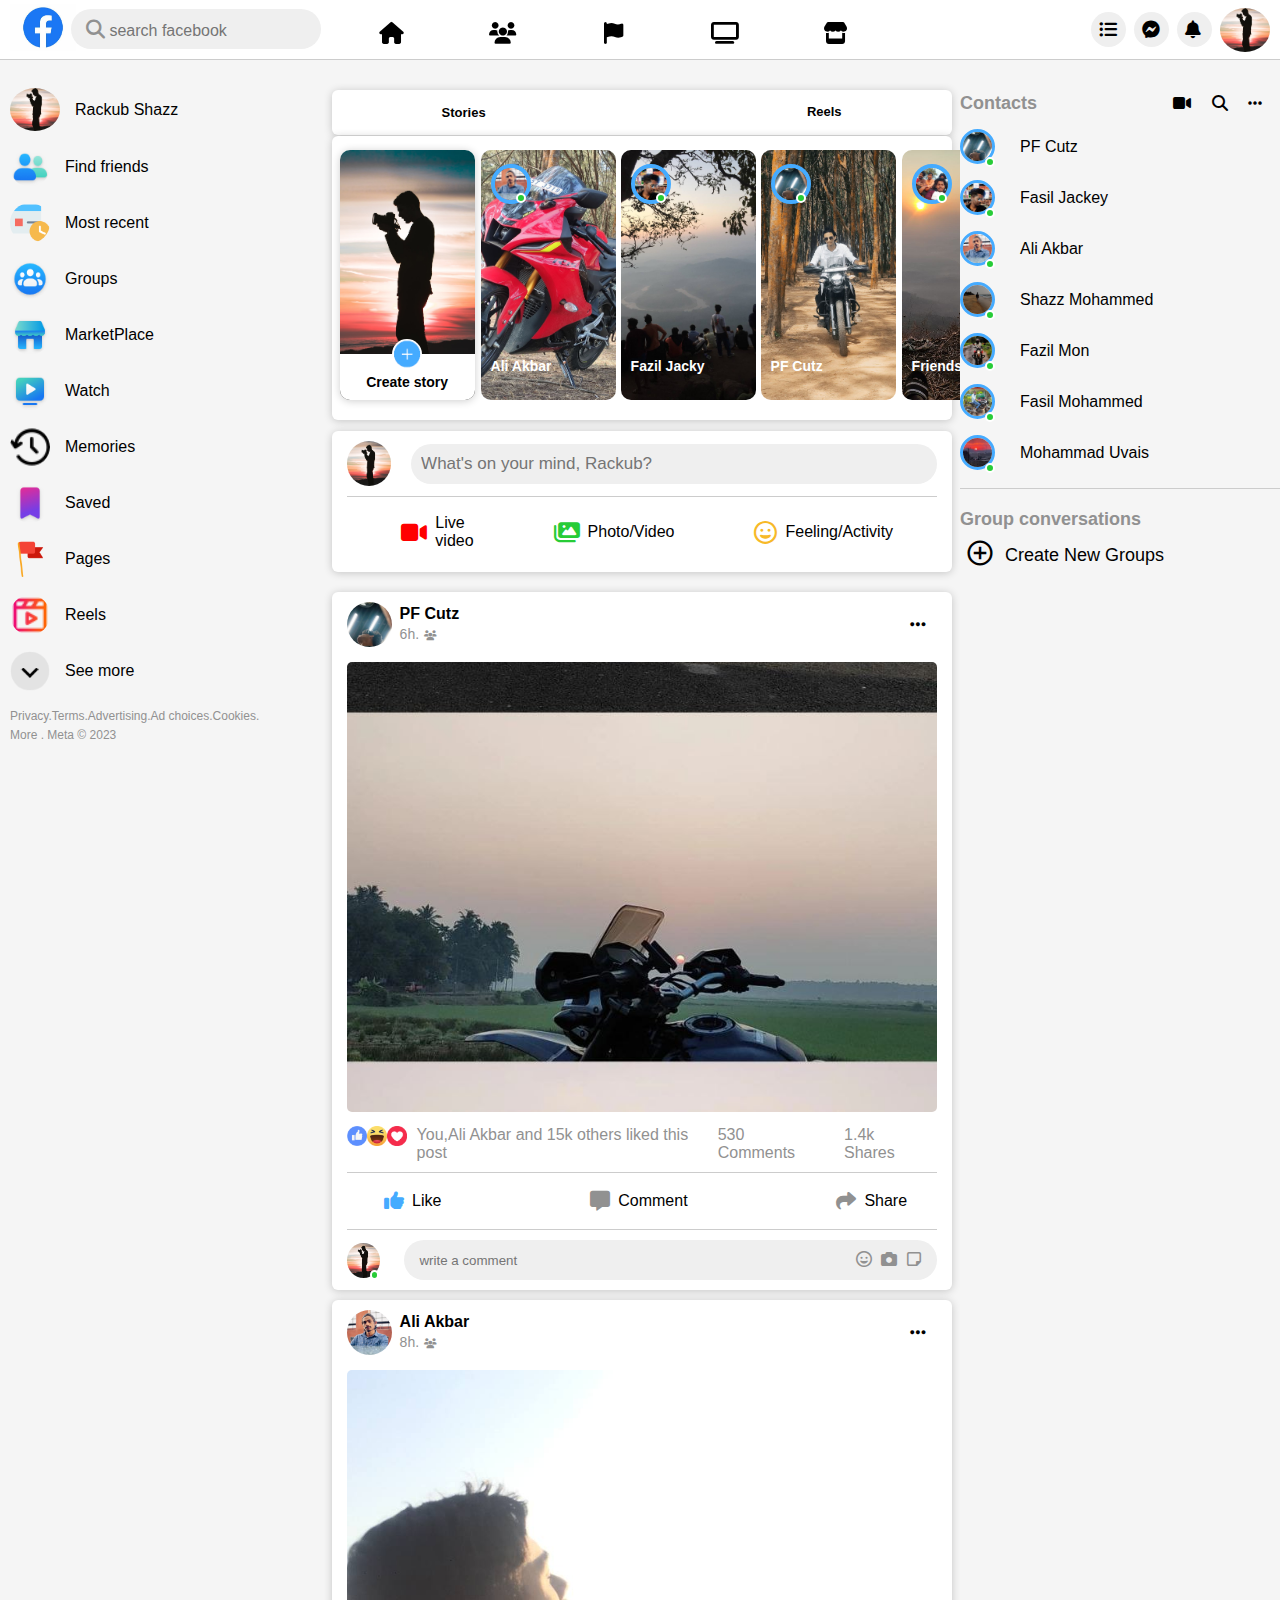
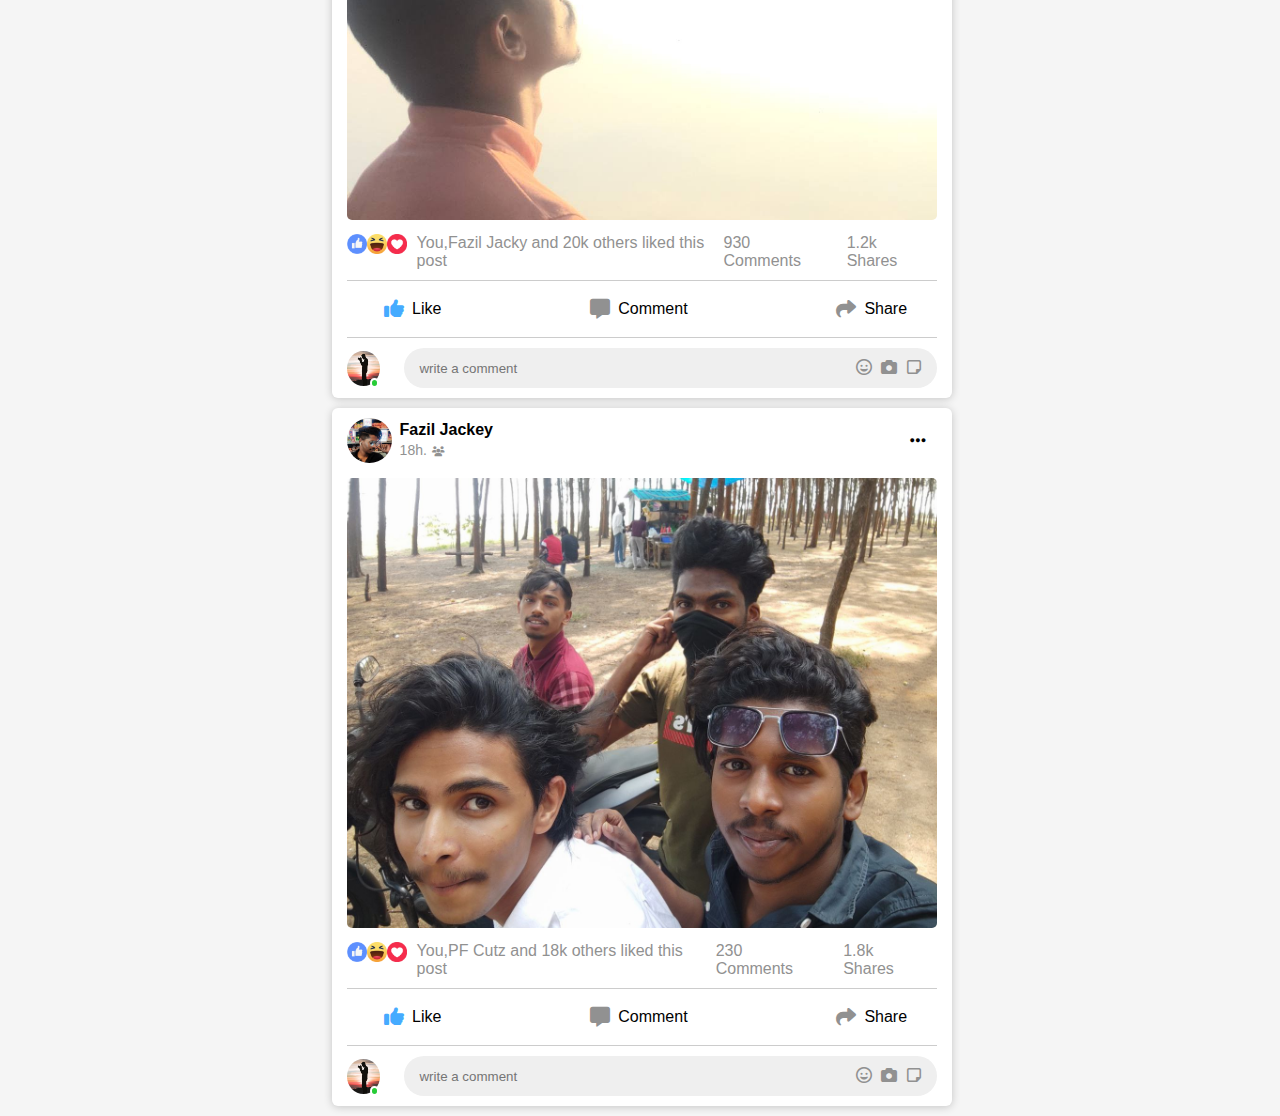
<file: Facebook-Project/index.html>
<!DOCTYPE html>
<html lang="en">

<head>
    <meta charset="UTF-8">
    <meta http-equiv="X-UA-Compatible" content="IE=edge">
    <meta name="viewport" content="width=device-width, initial-scale=1.0">
    <link rel="icon" href="images/fb logo site.png" type="image/icon">
    <link rel="stylesheet"
        href="https://fonts.googleapis.com/css2?family=Material+Symbols+Outlined:opsz,wght,FILL,GRAD@20..48,100..700,0..1,-50..200" />
    <link rel="stylesheet" href="style.css" type="text/css">
    <link rel="stylesheet" href="https://cdnjs.cloudflare.com/ajax/libs/font-awesome/6.3.0/css/all.min.css">
    <title>Facebook</title>
</head>

<body>
    <nav>
        <div class="left">
            <div class="logo">
                <img src="images/OIP.jpg" alt="">
            </div>

            <div class="search-bar">

                <i class="fa-sharp fa-solid fa-magnifying-glass"></i>
                <input type="text" placeholder="search facebook">
            </div>
        </div>
        <div class="center">
            <i class="fa-solid fa-house"></i>
            <i class="fa-solid fa-users"></i>
            <i class="fa-solid fa-flag"></i>
            <i class="fa-solid fa-tv"></i>
            <i class="fa-solid fa-store"></i>
            <i class="fa-solid fa-pages"></i>

        </div>
        <div class="right">
            <i class="fa-solid fa-list-ul"></i>
            <i class="fa-brands fa-facebook-messenger"></i>
            <i class="fa-solid fa-bell"></i>
            <img style="width: 50px;" src="images/profile.png" alt="">

        </div>

    </nav>
    <div class="main">
        <div class="left">
            <div class="img">
                <img style="width: 50px;border-radius: 50% ;height: 43px;"" src=" images/profile.png">
                <p>Rackub Shazz</p>
            </div>

            <div class="img">
                <img src="image/friend.png">
                <p>Find friends</p>
            </div>

            <div class="img">
                <img src="image/most-recent (1).png">
                <p>Most recent</p>
            </div>

            <div class="img">
                <img src="image/group.png">
                <p>Groups</p>
            </div>

            <div class="img">
                <img src="image/marketplace.png">
                <p>MarketPlace</p>
            </div>

            <div class="img">
                <img src="image/watch.png">
                <p>Watch</p>
            </div>

            <div class="img">
                <img src="image/history.png">
                <p>Memories</p>
            </div>
            <div class="img">
                <img src="image/saved.png">
                <p>Saved</p>
            </div>
            <div class="img">
                <img src="image/fb pages.png">
                <p>Pages</p>
            </div>
            <div class="img">
                <img src="image/video.png">
                <p>Reels</p>
            </div>
            <div class="img">
                <img src="image/down_arrow.png">
                <p>See more</p>
            </div>
            <div class="privacy-notes">
                <div class="links">
                    <a href="index.html">Privacy. </a>

                    <a href="index.html">Terms. </a>
                    <a href="index.html">Advertising. </a>


                    <a href="index.html">Ad choices. </a>


                    <a href="index.html">Cookies.</a>
                </div>
                <div class="ad">
                    <p>More . Meta © 2023</p>
                </div>
            </div>
        </div>
        <div class="center">

            <div class="titles">
                <h3>Stories</h3>
                <h3 class="video">Reels</h3>
            </div>
            <div class="middle">
                <div class="top-box">
                    <div class="mystory">
                        <img src="images/profile.png" alt="">
                        <div class="story-upload">
                            <img src="image/upload.png" alt="">
                            <p class="story-tag">Create story</p>
                        </div>
                    </div>
                    <div class="story-card">
                        <img src="Dp/Story/AliStory.jpg">
                        <div class="story-profile">
                            <img src="Dp/Ali dp.jpg">
                            <div class="circle"></div>
                        </div>
                        <div class="profile-name">
                            <p class="name">Ali Akbar</p>
                        </div>

                    </div>
                    <div class="story-cardtwo">
                        <img src="Dp/Story/Fazi Story.jpg">
                        <div class="story-profile">
                            <img src="Dp/fasildp.jpg">
                            <div class="circle"></div>
                        </div>
                        <div class="profile-name">
                            <p class="name">Fazil Jacky</p>
                        </div>

                    </div>
                    <div class="story-cardthree">
                        <img src="Dp/Story/ShibiStory.jpg">
                        <div class="story-profile">
                            <img src="Dp/Shibi Dp.jpg">
                            <div class="circle"></div>
                        </div>
                        <div class="profile-name">
                            <p class="name">PF Cutz</p>
                        </div>

                    </div>
                    <div class="story-cardfour">
                        <img src="Dp/Story/Frineds Story.jpg">
                        <div class="story-profile">
                            <img src="Dp/frineds Dp.jpg">
                            <div class="circle"></div>
                        </div>
                        <div class="profile-name">
                            <p class="name">Friends</p>
                        </div>

                    </div>

                </div>

            </div>
            <div class="my-post">
                <div class="post-top">
                    <img src="images/profile.png">
                    <input type="text" placeholder="What's on your mind, Rackub?">

                </div>
                <hr>
                <div class="post-bottom">
                    <div class="post-icon">
                        <i class="fa-solid fa-video red"></i>
                        <p>Live video</p>
                    </div>
                    <div class="post-icon">
                        <i class="fa-solid fa-images green"></i>
                        <p>Photo/Video</p>
                    </div>
                    <div class="post-icon">
                        <i class="fa-regular fa-face-grin yellow"></i>
                        <p>Feeling/Activity</p>
                    </div>

                </div>
            </div>

            <!-------------Friends------------->
            <div class="friends-post">
                <div class="friends-post-top">
                    <div class="img-name">
                        <img src="Dp/Shibi Dp.jpg">
                        <div class="frnd-name">
                            <p class="frnds-name">
                                PF Cutz
                            </p>
                            <p class="time">6h.<i class="fa-solid fa-users"></i></p>
                        </div>
                    </div>
                    <div class="menu">
                        <i class="fa-solid fa-ellipsis"></i>
                    </div>
                </div>
                <img src="images/posts/Shibi post 1.jpg">
                <div class="info">
                    <div class="emoji">
                        <img src="image/like.png">
                        <img src="image/haha.png">
                        <img src="image/heart.png">
                        <p>You,Ali Akbar and 15k others liked this post</p>
                    </div>
                    <div class="comment">
                        <p>530 Comments</p>
                        <p>1.4k Shares</p>
                    </div>
                </div>
                <hr>
                <div class="like">
                    <div class="like-icon">
                        <i class="fa-solid fa-thumbs-up Activi"></i>
                        <p>Like</p>
                    </div>
                    <div class="like-icon">
                        <i class="fa-solid fa-message"></i>
                        <p>Comment</p>
                    </div>

                    <div class="like-icon">
                        <i class="fa-solid fa-share"></i>
                        <p>Share</p>
                    </div>


                </div>
                <hr>
                <div class="comment-wrapper">
                    <img src="images/profile.png">
                    <div class="circle"></div>
                    <div class="comment-search">
                        <input type="text" placeholder="write a comment">
                        <i class="fa-regular fa-face-grin"></i>
                        <i class="fa-sharp fa-solid fa-camera"></i>
                        <i class="fa-regular fa-note-sticky"></i>
                    </div>
                </div>
            </div>

            <!------Ali------------>

            <div class="friends-post">
                <div class="friends-post-top">
                    <div class="img-name">
                        <img src="Dp/Ali dp.jpg">
                        <div class="frnd-name">
                            <p class="frnds-name">
                                Ali Akbar
                            </p>
                            <p class="time">8h.<i class="fa-solid fa-users"></i></p>
                        </div>
                    </div>
                    <div class="menu">
                        <i class="fa-solid fa-ellipsis"></i>
                    </div>
                </div>
                <img src="images/posts/V3post.jpg">
                <div class="info">
                    <div class="emoji">
                        <img src="image/like.png">
                        <img src="image/haha.png">
                        <img src="image/heart.png">
                        <p>You,Fazil Jacky and 20k others liked this post</p>
                    </div>
                    <div class="comment">
                        <p>930 Comments</p>
                        <p>1.2k Shares</p>
                    </div>
                </div>
                <hr>
                <div class="like">
                    <div class="like-icon">
                        <i class="fa-solid fa-thumbs-up Activi"></i>
                        <p>Like</p>
                    </div>
                    <div class="like-icon">
                        <i class="fa-solid fa-message"></i>
                        <p>Comment</p>
                    </div>

                    <div class="like-icon">
                        <i class="fa-solid fa-share"></i>
                        <p>Share</p>
                    </div>


                </div>
                <hr>
                <div class="comment-wrapper">
                    <img src="images/profile.png">
                    <div class="circle"></div>
                    <div class="comment-search">
                        <input type="text" placeholder="write a comment">
                        <i class="fa-regular fa-face-grin"></i>
                        <i class="fa-sharp fa-solid fa-camera"></i>
                        <i class="fa-regular fa-note-sticky"></i>
                    </div>
                </div>
            </div>


            <!------Fazil------->
            <div class="friends-post">
                <div class="friends-post-top">
                    <div class="img-name">
                        <img src="Dp/fasildp.jpg">
                        <div class="frnd-name">
                            <p class="frnds-name">
                                Fazil Jackey
                            </p>
                            <p class="time">18h.<i class="fa-solid fa-users"></i></p>
                        </div>
                    </div>
                    <div class="menu">
                        <i class="fa-solid fa-ellipsis"></i>
                    </div>
                </div>
                <img src="images/posts/Fazi post.jpg">
                <div class="info">
                    <div class="emoji">
                        <img src="image/like.png">
                        <img src="image/haha.png">
                        <img src="image/heart.png">
                        <p>You,PF Cutz and 18k others liked this post</p>
                    </div>
                    <div class="comment">
                        <p>230 Comments</p>
                        <p>1.8k Shares</p>
                    </div>
                </div>
                <hr>
                <div class="like">
                    <div class="like-icon">
                        <i class="fa-solid fa-thumbs-up Activi"></i>
                        <p>Like</p>
                    </div>
                    <div class="like-icon">
                        <i class="fa-solid fa-message"></i>
                        <p>Comment</p>
                    </div>

                    <div class="like-icon">
                        <i class="fa-solid fa-share"></i>
                        <p>Share</p>
                    </div>


                </div>
                <hr>
                <div class="comment-wrapper">
                    <img src="images/profile.png">
                    <div class="circle"></div>
                    <div class="comment-search">
                        <input type="text" placeholder="write a comment">
                        <i class="fa-regular fa-face-grin"></i>
                        <i class="fa-sharp fa-solid fa-camera"></i>
                        <i class="fa-regular fa-note-sticky"></i>
                    </div>
                </div>
            </div>
        </div>

        <div class="right">
            <div class="first-wrapper">
                <div class="contact-tag">
                    <h4>Contacts</h4>

                    <div class="contact-icon">
                        <i class="fa-solid fa-video"></i>
                        <i class="fa-sharp fa-solid fa-magnifying-glass"></i>
                        <i class="fa-solid fa-ellipsis"></i>

                    </div>
                </div>
                <div class="contact">
                    <img src="Dp/Shibi Dp.jpg">
                    <div class="circle"></div>
                    <p>PF Cutz</p>
                </div>
                <div class="contact">
                    <img src="Dp/fasildp.jpg">
                    <div class="circle"></div>
                    <p>Fasil Jackey</p>
                </div>
                <div class="contact">
                    <img src="Dp/Ali dp.jpg">
                    <div class="circle"></div>
                    <p>Ali Akbar</p>
                </div>
                <div class="contact">
                    <img src="Dp/Shazzdp.jpg">
                    <div class="circle"></div>
                    <p>Shazz Mohammed</p>
                </div>
                <div class="contact">
                    <img src="Dp/Mondp.jpg">
                    <div class="circle"></div>
                    <p>Fazil Mon</p>
                </div>
                <div class="contact">
                    <img src="Dp/FAzibck dp.jpg">
                    <div class="circle"></div>
                    <p>Fasil Mohammed</p>
                </div>
                <div class="contact">
                    <img src="Dp/uvais dp.jpg">
                    <div class="circle"></div>
                    <p>Mohammad Uvais</p>
                </div>


            </div>
            <hr>
            <div class="second-wrapper">
                <div class="create-group">
                    <h3>Group conversations</h3>
                </div>
                <div class="create-icon">
                    <span class="material-symbols-outlined">

                        add_circle

                        <p>Create New Groups</p>
                    </span>

                </div>
            </div>
        </div>

    </div>

</body>
<script>
    <link rel="stylesheet" href="https://cdnjs.cloudflare.com/ajax/libs/font-awesome/6.3.0/css/all.min.css" integrity="sha512-SzlrxWUlpfuzQ+pcUCosxcglQRNAq/DZjVsC0lE40xsADsfeQoEypE+enwcOiGjk/bSuGGKHEyjSoQ1zVisanQ==" crossorigin="anonymous" referrerpolicy="no-referrer" />
</script>

</html>
</file>
<file: Facebook-Project/style.css>
* {
    margin: 0;
    padding: 0;
    box-sizing: border-box;
    font-family: sans-serif;

}

nav {
    width: 100%;
    height: 60px;
    align-items: center;
    justify-content: space-between;
    position: fixed;
    display: flex;
    border-bottom: 1px solid #cccccc;
    z-index: 1000;
    background: #fff;
    top: 0;
}

nav .left .logo img {
    width: 66px;
    cursor: pointer;
}

nav .left {
    display: flex;
    align-items: center;
    justify-content: center;
    margin-left: 10px;
}

nav .left .search-bar {
    width: 250px;
    height: 40px;
    background: #efefef;
    border-radius: 25px;
    padding: 0 10px;
    margin-left: 10px;
    position: relative;
    left: -15px;
}

nav .left .search-bar i {
    line-height: 40px;
    font-size: 19px;
    color: #919191;
    margin-left: 5px;

}


nav .left .search-bar input {
    background: transparent;
    outline: none;
    border: 0;
    font-size: 16px;
    width: 200px;

}

nav .center {
    position: relative;
    margin-left: 90px;
    margin-top: 20px;
    width: 45%;
    display: grid;
    grid-template-columns: 1fr 1fr 1fr 1fr 1fr;
    margin: 5px auto;
    margin-top: 25px;
    margin-right: 15%;


}

nav .center i {
    margin: 0 20px 0 20px;
    font-size: 22px;
    cursor: pointer;

    display: flex;
    align-items: center;
    margin: 0 auto;
    padding: 7px 40px;
    cursor: pointer;


}



nav .center i:hover {
    color: blue;
    background: #e3e3e3;
    border-radius: 8px;
}

nav .right {
    display: flex;
    align-items: center;
    margin-right: 10px;

}

nav .right i {
    width: 35px;
    height: 35px;
    border-radius: 50%;
    background: #efefef;
    line-height: 35px;
    padding-left: 8px;
    font-size: 18px;
    margin-left: 8px;
    cursor: pointer;

}

nav .right img {
    width: 35px;
    height: 44px;
    object-fit: cover;
    object-position: center;
    border-radius: 50%;
    margin-left: 8px;
    line-height: 45px;
    cursor: pointer;

}






.main {
    display: flex;
    margin-top: 60px;
    background-color: #f5f5f5;
}

.main .left {
    width: 25%;
    height: 92vh;
    overflow: hidden;
    overflow-y: scroll;
    background: #f5f5f5;
    padding: 20px 6px 5px 10px;
    position: fixed;

}

.main .left::-webkit-scrollbar {
    width: 7px;
}

.main .left::-webkit-scrollbar-thumb {
    border-radius: 20px;
    background: #f5f5f5;
}

.main .left:hover::-webkit-scrollbar-thumb {
    background: #cccccc;
}

.main .left .img {
    display: flex;
    align-items: center;
    cursor: pointer;
    transition: 0.2s;
}

.main .left .img:hover {
    background: #e3e3e3;
}

.main .left .img img {
    width: 40px;
    height: 40px;
    object-fit: cover;
    object-position: center;
    border-radius: 50%;
    margin: 8px 15px 8px 0;
}

.main .left .privacy-notes {
    font-size: 12px;
    color: #919191;
    margin: 5px 0;
}

.main .left .privacy-notes .links {
    display: flex;
    align-items: center;

}

.main .left .privacy-notes .links a {
    text-decoration: none;
    font-size: 12px;
    color: #919191;
    margin: 5px 0;
}

.main .left .privacy-notes .links a:hover {
    text-decoration: underline;
}



.main .center {
    width: 50%;
    height: auto;
    padding: 20px 20px 0 0;
    background-color: #f5f5f5;
    margin-left: 22%;
}

.main .center .titles {
    width: 100%;
    height: auto;
    background-color: #fff;
    border-radius: 6px;
    padding: 10px 60px;
    box-shadow: 0 1px 8px rgba(0, 0, 0, 0.2);
    margin: 10px 50px;




}

.main .center .titles h3 {
    font-size: 13px;
    color: black;
    font-weight: 600;
    margin: 5px 0px;
    margin-left: 50px;
    cursor: pointer;




}

.main .center .titles h3:hover {
    color: blue;

}


.main .center .titles .video {
    color: black;
    font-size: 13px;
    float: right;
    font-weight: 600;
    position: relative;
    bottom: 26px;
    cursor: pointer;
    margin-right: 50px;



}

.main .center .titles .video :hover {
    color: blue;

}

.main .center::-webkit-scrollbar {
    width: 0;
}

.main .center .middle {
    width: 100%;
    height: auto;
    background-color: #fff;
    border-radius: 6px;
    padding: 10px 60px;
    box-shadow: 0 1px 8px rgba(0, 0, 0, 0.2);
    margin: -9px 50px;
}

.main .center .top-box {
    width: 600px;
    height: 260px;
    display: grid;
    grid-template-columns: 1fr 1fr 1fr 1fr 1fr;
    margin-left: 45px;


}

.main .center .top-box .mystory {
    width: 135px;
    height: 250px;
    overflow: hidden;
    margin: 0 -90px;
    box-shadow: 0 1px 8px rgba(0, 0, 0, 0.2);
    border-radius: 10px;
    margin-left: -97px;
    cursor: pointer;

}

.main .center .top-box .mystory img {
    width: 100%;
    height: 100%;
    object-fit: cover;
    object-position: center;

}

.main .center .top-box .mystory .story-upload {
    width: 100%;
    height: 60px;
    background: #fff;
    position: relative;
    bottom: 50px;
    cursor: pointer;
}

.main .center .top-box .mystory .story-upload img {
    width: 30px;
    height: 30px;
    display: flex;
    margin: 0 auto;
    position: relative;
    bottom: 15px;
    border-radius: 50%;


}

.main .center .top-box .mystory .story-upload .story-tag {
    display: flex;
    align-items: center;
    justify-content: center;
    position: relative;
    bottom: 10px;
    font-weight: bold;
    font-size: 14px;
}

.main .center .top-box .story-card {
    width: 135px;
    height: 250px;
    overflow: hidden;
    margin: 0 50px;
    box-shadow: 0 1px 8 px rgba(0, 0, 0, 0.2);
    border-radius: 10px;
    cursor: pointer;
    margin-right: 25px;
    margin-left: 44px;

}

.main .center .top-box .story-cardtwo {
    width: 135px;
    height: 250px;
    overflow: hidden;
    margin: 0 auto;
    box-shadow: 0 1px 8 px rgba(0, 0, 0, 0.2);
    border-radius: 10px;
    cursor: pointer;
    margin-right: 25px;
    margin-left: -20px;
}

.main .center .top-box .story-cardthree {
    width: 135px;
    height: 250px;
    overflow: hidden;
    margin: 0 auto;
    box-shadow: 0 1px 8 px rgba(0, 0, 0, 0.2);
    border-radius: 10px;
    cursor: pointer;
    margin-left: -20px;
    margin-right: 64px;

}

.main .center .top-box .story-cardfour {
    width: 135px;
    height: 250px;
    overflow: hidden;
    margin-left: -61px;
    box-shadow: 0 1px 8 px rgba(0, 0, 0, 0.2);
    border-radius: 10px;
    cursor: pointer;
    margin-right: 25px;
    margin-left: -58px;

}


.main .center .top-box .story-card img {
    width: 100%;
    height: 100%;
    object-fit: cover;
    object-position: center;

}

.main .center .top-box .story-cardtwo img {
    width: 100%;
    height: 100%;
    object-fit: cover;
    object-position: center;

}

.main .center .top-box .story-cardthree img {
    width: 100%;
    height: 100%;
    object-fit: cover;
    object-position: center;

}

.main .center .top-box .story-cardfour img {
    width: 100%;
    height: 100%;
    object-fit: cover;
    object-position: center;

}

.main .center .top-box .story-card .story-profile {
    position: relative;
    bottom: 240px;
    margin-left: 10px;
}

.main .center .top-box .story-cardtwo .story-profile {
    position: relative;
    bottom: 240px;
    margin-left: 10px;
}

.main .center .top-box .story-cardthree .story-profile {
    position: relative;
    bottom: 240px;
    margin-left: 10px;
}

.main .center .top-box .story-cardfour .story-profile {
    position: relative;
    bottom: 240px;
    margin-left: 10px;
}


.main .center .top-box .story-card .story-profile img {
    width: 40px;
    height: 40px;
    border-radius: 50%;
    border: 4px solid #45abff;

}

.main .center .top-box .story-cardtwo .story-profile img {
    width: 40px;
    height: 40px;
    border-radius: 50%;
    border: 4px solid #45abff;

}

.main .center .top-box .story-cardthree .story-profile img {
    width: 40px;
    height: 40px;
    border-radius: 50%;
    border: 4px solid #45abff;

}

.main .center .top-box .story-cardfour .story-profile img {
    width: 40px;
    height: 40px;
    border-radius: 50%;
    border: 4px solid #45abff;

}

.main .center .top-box .story-card .story-profile .circle {
    width: 10px;
    height: 10px;
    position: relative;
    border-radius: 50%;
    background: #27cc37;
    border: 2px solid #fff;
    bottom: 15px;
    left: 25px;
}

.main .center .top-box .story-cardtwo .story-profile .circle {
    width: 10px;
    height: 10px;
    position: relative;
    border-radius: 50%;
    background: #27cc37;
    border: 2px solid #fff;
    bottom: 15px;
    left: 25px;
}

.main .center .top-box .story-cardthree .story-profile .circle {
    width: 10px;
    height: 10px;
    position: relative;
    border-radius: 50%;
    background: #27cc37;
    border: 2px solid #fff;
    bottom: 15px;
    left: 25px;
}

.main .center .top-box .story-cardfour .story-profile .circle {
    width: 10px;
    height: 10px;
    position: relative;
    border-radius: 50%;
    background: #27cc37;
    border: 2px solid #fff;
    bottom: 15px;
    left: 25px;
}

.main .center .top-box .story-card .profile-name {
    position: relative;
    bottom: 100px;
    padding: 0 10px;
}

.main .center .top-box .story-cardtwo .profile-name {
    position: relative;
    bottom: 100px;
    padding: 0 10px;
}

.main .center .top-box .story-cardthree .profile-name {
    position: relative;
    bottom: 100px;
    padding: 0 10px;
}

.main .center .top-box .story-cardfour .profile-name {
    position: relative;
    bottom: 100px;
    padding: 0 10px;
}


.main .center .top-box .story-card .profile-name .name {
    font-weight: bold;
    color: #fff;
    font-size: 14px;

}

.main .center .top-box .story-cardtwo .profile-name .name {
    font-weight: bold;
    color: #fff;
    font-size: 14px;

}

.main .center .top-box .story-cardthree .profile-name .name {
    font-weight: bold;
    color: #fff;
    font-size: 14px;

}

.main .center .top-box .story-cardfour .profile-name .name {
    font-weight: bold;
    color: #fff;
    font-size: 14px;

}

.main .center .my-post {
    width: 100%;
    height: auto;
    background: #fff;
    padding: 10px 15px;
    border-radius: 6px;
    box-shadow: 0 1px 8px rgba(0, 0, 0, 0.2);
    margin: 20px 50px;
}

.main .center .my-post img {
    width: 45px;
    height: 45px;
    border-radius: 50%;
    object-fit: cover;
    object-position: center;

}

.main .center .my-post .post-top {
    display: flex;
    align-items: center;
}

.main .center .my-post .post-top input {
    width: 90%;
    padding: 10px;
    margin-left: 20px;
    border: 0;
    outline: none;
    background: #efefef;
    border-radius: 30px;
    font-size: 17px;
}

.main .center .my-post .post-top input:hover {
    background: #e3e3e3;
    cursor: pointer;
}

.main .center .my-post hr {
    width: 100%;
    height: 1px;
    background: #cccccc;
    border: 0;
    margin: 10px 0;

}

.main .center .my-post .post-bottom {
    width: 95%;
    display: grid;
    grid-template-columns: 1fr 1fr 1fr;
    margin: 5px auto;

}

.main .center .my-post .post-bottom .post-icon {
    display: flex;
    align-items: center;
    margin: 0 auto;
    padding: 7px 40px;
    cursor: pointer;
}

.main .center .my-post .post-bottom .post-icon:hover {
    background: #e3e3e3;
    border-radius: 8px;
}

.main .center .my-post .post-bottom .post-icon i.red {
    font-size: 23px;
    color: red;
    margin-right: 8px;
}

.main .center .my-post .post-bottom .post-icon i.green {
    font-size: 23px;
    color: #27cc37;
    margin-right: 8px;
}

.main .center .my-post .post-bottom .post-icon i.yellow {
    font-size: 23px;
    color: #f7b928;
    margin-right: 8px;
}

.main .center .friends-post {
    margin: 10px 50px;
    width: 100%;
    height: auto;
    background: #fff;
    padding: 10px 15px;
    border-radius: 6px;
    box-shadow: 0 1px 8px rgba(0, 0, 0, 0.2);

}

.main .center .friends-post .friends-post-top {
    display: flex;
    align-items: center;
    justify-content: space-between;
    margin-bottom: 15px;
}

.main .center .friends-post .friends-post-top .img-name {
    display: flex;
    align-items: center;
}

.main .center .friends-post .friends-post-top .img-name img {
    width: 45px;
    height: 45px;
    border-radius: 50%;
    object-fit: cover;
    object-position: center;
    margin-right: 8px;
    cursor: pointer;

}

.main .center .friends-post .friends-post-top .img-name .frnd-name .frnds-name {
    font-weight: bold;
    cursor: pointer;
}

.main .center .friends-post .friends-post-top .img-name .frnd-name .frnds-name:hover {
    text-decoration: underline;
}

.main .center .friends-post .friends-post-top .img-name .frnd-name .time {
    font-size: 14px;
    color: #919191;
    margin: 3px 0;

}

.main .center .friends-post .friends-post-top .img-name .frnd-name .time I {
    font-size: 10px;
    margin-left: 5px;

}

.main .center .friends-post .friends-post-top .menu {
    width: 35px;
    height: 35px;
    border-radius: 50%;


}

.main .center .friends-post .friends-post-top .menu:hover {
    background: #efefef;
    cursor: pointer;
}

.main .center .friends-post .friends-post-top .menu i {
    line-height: 35px;
    margin-left: 8px;
    font-size: 18px;
}

.main .center .friends-post img {
    width: 100%;
    height: 450px;
    object-fit: cover;
    object-position: center;
    border-radius: 5px;
}

.main .center .friends-post .info {
    display: flex;
    align-items: center;
    justify-content: space-between;
    margin: 10px 0;
}

.main .center .friends-post .info .emoji {
    display: flex;

}

.main .center .friends-post .info .emoji img {
    width: 20px;
    height: 20px;
}

.main .center .friends-post .info .emoji p {
    margin-left: 10px;
    font-size: 16px;
    color: #919191;

}

.main .center .friends-post .info .comment {
    display: flex;
    align-items: center;

}

.main .center .friends-post .info .comment p {
    font-size: 16px;
    color: #919191;
    padding: 0 12px;

}

.main .center .friends-post hr {
    width: 100%;
    height: 1px;
    background: #cccccc;
    border: 0;
    margin: 10px 0;
}

.main .center .friends-post .like {
    width: 90%;
    margin: 0 auto;
    display: flex;
    align-items: center;
    justify-content: space-between;

}

.main .center .friends-post .like .like-icon {
    display: flex;
    align-items: center;
}

.main .center .friends-post .like .like-icon i {
    font-size: 20px;
    margin: 8px;
    color: #919191;
}

.main .center .friends-post .like .like-icon i.Activi {
    color: #45abff;
}

.main .center .friends-post .comment-wrapper {
    display: flex;
    align-items: center;
}

.main .center .friends-post .comment-wrapper img {
    width: 35px;
    height: 35px;
    border-radius: 50%;
    object-fit: cover;
    object-position: center;
    margin-right: 15px;
}

.main .center .friends-post .comment-wrapper .circle {
    width: 10px;
    height: 10px;
    border-radius: 50%;
    background: #27cc37;
    border: 2px solid #fff;
    position: relative;
    top: 15px;
    right: 25px;
}

.main .center .friends-post .comment-wrapper .comment-search {
    width: 95%;
    padding: 5px 15px;
    background: #efefef;
    border-radius: 30px;

}

.main .center .friends-post .comment-wrapper .comment-search input {
    width: 85%;
    height: 30px;
    background: none;
    border: none;
    outline: none;

}

.main .center .friends-post .comment-wrapper .comment-search i {
    margin-left: 5px;
    color: #919191;
}

.main .right {

    width: 25%;
    height: 92vh;
    overflow: hidden;
    overflow-y: scroll;
    background: #f5f5f5;
    padding: 20x 10px 5px 6px;
    position: fixed;
    margin-top: 26px;
    right: 0;

}

.main .right .first-wrapper .contact-tag {
    display: flex;
    align-items: center;
    justify-content: space-between;

}

.main .right .first-wrapper .contact-tag h4 {
    font-size: 18px;
    color: #919191;
    margin: 5px 0;

}

.main .right .first-wrapper .contact-tag .contact-icon {
    margin: 0 -20px;
    padding: 0 30px;
    border-radius: 50%;
    line-height: 35px;


}

.main .right .first-wrapper .contact-tag .contact-icon i {

    padding: 8px;

}

.main .right .first-wrapper .contact-tag .contact-icon i:hover {
    background: #efefef;
    cursor: pointer;
}

.main .right .first-wrapper .contact {
    display: flex;
    align-items: center;

}

.main .right .first-wrapper .contact img {
    width: 35px;
    height: 35px;
    object-fit: cover;
    object-position: center;
    border-radius: 50%;
    margin: 8px 15px 8px 0;
    border: 3px solid #45abff;
    cursor: pointer;

}

.main .right .first-wrapper .contact .circle {
    width: 10px;
    height: 10px;
    border-radius: 50%;
    background: #27cc37;
    border: 2px solid #fff;
    position: relative;
    top: 15px;
    right: 25px;
}

.main .right hr {
    width: 100%;
    height: 1px;
    background: #cccccc;
    border: 0;
    margin: 10px 0;
}

.main .right .second-wrapper {
    padding-top: 5px;
}

.main .right .second-wrapper h3 {
    font-size: 18px;
    color: #919191;
    margin: 5px 0;
}

.main .right .second-wrapper .create-icon {
    padding-top: 3px;
    display: flex;
    align-items: center;
}

.main .right .second-wrapper .create-icon span {
    padding-left: 5px;
    font-size: 30px;
}

.main .right .second-wrapper .create-icon p {
    padding-left: 10px;
    font-size: 18px;
    float: right;
    margin-top: 8px;
}

.main .right .second-wrapper .create-icon:hover {
    border-radius: 6px;
    background: #e3e3e3;
    cursor: pointer;
}
</file>
